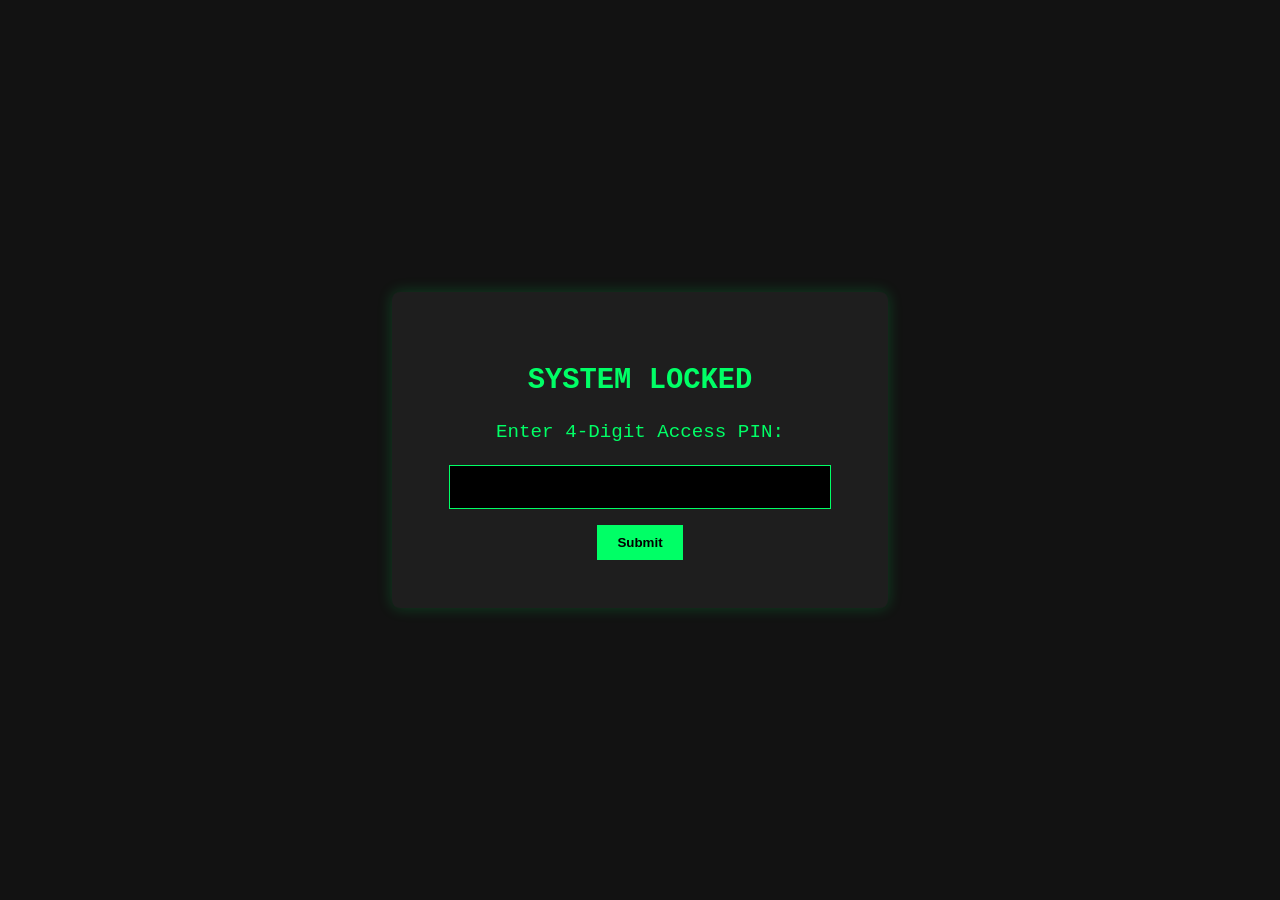
<file: codes/index.html>
<!DOCTYPE html>
<html lang="en">
<head>
  <meta charset="UTF-8">
  <meta name="viewport" content="width=device-width, initial-scale=1.0">
  <title>Terminal Access</title>
  <style>
    body {
        font-size: 1.2rem;
      font-family: 'Courier New', Courier, monospace;
      background-color: #121212;
      color: #00ff66;
      display: flex;
      justify-content: center;
      align-items: center;
      height: 100vh;
      margin: 0;
    }

    .container {
      background-color: #1e1e1e;
      padding: 3rem;
      border-radius: 8px;
      box-shadow: 0 0 15px rgba(0, 255, 102, 0.2);
      text-align: center;
      max-width: 400px;
      width: 90%;
    }

    input[type="password"], input[type="text"] {
      width: 90%;
      padding: 10px;
      margin-top: 0.2rem;
      background: #000;
      border: 1px solid #00ff66;
      color: #00ff66;
      font-size: 1.2rem;
      text-align: center;
    }

    button {
      margin-top: 1rem;
      padding: 10px 20px;
      background-color: #00ff66;
      color: #000;
      border: none;
      font-weight: bold;
      cursor: pointer;
    }

    button:hover {
      background-color: #00cc52;
    }

    .message {
      margin-top: 1.5rem;
      font-weight: bold;
    }

    .error { color: #ff4444; }
    .success { color: #00ff66; }
  </style>
</head>
<body>

    <!-- Page 1: PIN Input -->
  <div class="container" id="stage1">
    <h2>SYSTEM LOCKED</h2>
    <p>Enter 4-Digit Access PIN:</p>
    <input type="text" id="pinInput" maxlength="4">
    <button onclick="checkPin()">Submit</button>
  </div>

  <!-- Page 2: Book Verification -->
  <div class="container" id="stage2" style="display:none;">
    <h2>SECURITY TERMINAL</h2>
    <p>AUTHENTICATION REQUIRED: Enter Word 5, Line 3, Page 42</p>
    <input type="text" id="passInput">
    <button onclick="checkPass()">Verify</button>
  </div>

  <!-- Page 3: Override Sequence -->
  <div class="container" id="stage3" style="display:none;">
    <h2>OVERRIDE MATRIX</h2>
    <p>Sequence Coordinates:</p>
    <ul>
      <li>1. [Row 2, Col 1]</li>
      <li>2. [Row 3, Col 2]</li>
      <li>3. [Row 1, Col 1]</li>
      <li>4. [Row 2, Col 3]</li>
    </ul>
    <input type="text" id="finalInput" maxlength="4" placeholder="Enter 4-Digit Key">
    <button onclick="checkFinal()">DEACTIVATE</button>
  </div>

  <script>
    function checkPin() {
      if (document.getElementById('pinInput').value === '8105') {
        document.getElementById('stage1').style.display = 'none';
        document.getElementById('stage2').style.display = 'block';
      } else {
        alert('ACCESS DENIED');
      }
    }

    function checkPass() {
      if (document.getElementById('passInput').value.trim().toUpperCase() === 'SHADOW') {
        document.getElementById('stage2').style.display = 'none';
        document.getElementById('stage3').style.display = 'block';
      } else {
        alert('INCORRECT PASSPHRASE');
      }
    }

    function checkFinal() {
      if (document.getElementById('finalInput').value === '9648') {
        document.body.innerHTML = '<h1>SYSTEM OVERRIDDEN. ACCESS GRANTED!</h1>';
      } else {
        alert('INVALID OVERRIDE KEY');
      }
    }
  </script>
</body>
</html>
</file>
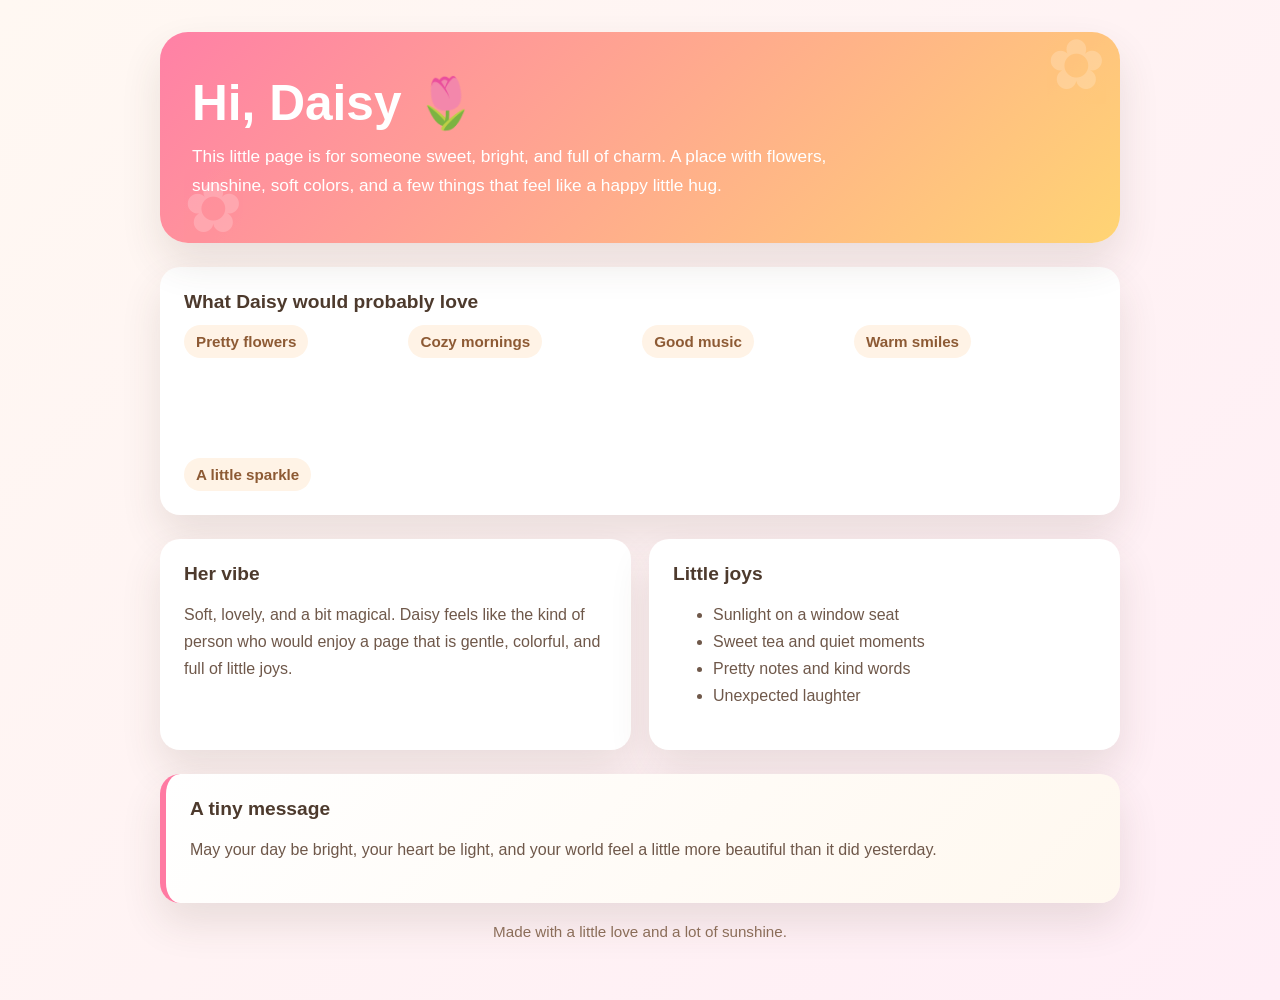
<file: daisy/index.html>
<!DOCTYPE html>
<html lang="en">
<head>
    <meta charset="UTF-8">
    <meta name="viewport" content="width=device-width, initial-scale=1.0">
    <title>Daisy</title>
    <style>
        :root {
            --bg: #554639;
            --panel: #ffffff;
            --text: #4d3a2d;
            --accent: #ff7aa2;
            --accent-2: #ffd166;
            --accent-3: #8ec5a1;
            --shadow: 0 20px 40px rgba(77, 58, 45, 0.12);
        }

        * { box-sizing: border-box; }

        body {
            margin: 0;
            font-family: "Segoe UI", Tahoma, Geneva, Verdana, sans-serif;
            color: var(--text);
            background: linear-gradient(135deg, #fff8f2 0%, #ffeef6 100%);
            min-height: 10vh;
        }

        .page {
            max-width: 1000px;
            margin: 0 auto;
            padding: 32px 20px 60px;
        }

        .hero {
            background: linear-gradient(135deg, rgba(255,122,162,0.95), rgba(255,209,102,0.9));
            color: white;
            border-radius: 28px;
            padding: 42px 32px;
            box-shadow: var(--shadow);
            position: relative;
            overflow: hidden;
        }

        .hero::before,
        .hero::after {
            content: "✿";
            position: absolute;
            font-size: 70px;
            opacity: 0.2;
            animation: float 5s ease-in-out infinite;
        }

        .hero::before { top: -8px; right: 14px; }
        .hero::after { bottom: -6px; left: 24px; animation-delay: 1s; }

        .hero h1 {
            margin: 0 0 10px;
            font-size: clamp(2rem, 4vw, 3.1rem);
        }

        .hero p {
            margin: 0;
            font-size: 1.08rem;
            line-height: 1.7;
            max-width: 700px;
        }

        .section {
            margin-top: 24px;
            display: grid;
            gap: 18px;
        }

        .card {
            background: var(--panel);
            border-radius: 20px;
            padding: 24px;
            box-shadow: var(--shadow);
        }

        .card h2 {
            margin-top: 0;
            margin-bottom: 10px;
            font-size: 1.2rem;
        }

        .card p,
        .card li {
            line-height: 1.7;
            color: #6f584a;
        }

        .pill-row {
            display: flex;
            flex-wrap:wrap;
            gap: 100px;
            margin-top: 12px;
        }

        .pill {
            background: #fff3e6;
            color: #8d5a34;
            padding: 8px 12px;
            border-radius: 999px;
            font-weight: 600;
            font-size: 0.95rem;
        }

        .grid {
            display: grid;
            grid-template-columns: repeat(2, minmax(0, 1fr));
            gap: 18px;
        }

        .note {
            background: linear-gradient(135deg, #fff, #fff8ef);
            border-left: 6px solid var(--accent);
        }

        .footer {
            text-align: center;
            padding-top: 20px;
            color: #8b6d59;
            font-size: 0.95rem;
        }

        @keyframes float {
            0%, 100% { transform: translateY(0px); }
            50% { transform: translateY(-10px); }
        }

        @media (max-width: 700px) {
            .grid { grid-template-columns: 1fr; }
            .hero { padding: 30px 20px; }
        }
    </style>
</head>
<body>
    <div class="page">
        <section class="hero">
            <h1>Hi, Daisy 🌷</h1>
            <p>This little page is for someone sweet, bright, and full of charm. A place with flowers, sunshine, soft colors, and a few things that feel like a happy little hug.</p>
        </section>

        <section class="section">
            <div class="card">
                <h2>What Daisy would probably love</h2>
                <div class="pill-row">
                    <span class="pill">Pretty flowers</span>
                    <span class="pill">Cozy mornings</span>
                    <span class="pill">Good music</span>
                    <span class="pill">Warm smiles</span>
                    <span class="pill">A little sparkle</span>
                </div>
            </div>
        </section>

        <section class="section grid">
            <div class="card">
                <h2>Her vibe</h2>
                <p>Soft, lovely, and a bit magical. Daisy feels like the kind of person who would enjoy a page that is gentle, colorful, and full of little joys.</p>
            </div>
            <div class="card">
                <h2>Little joys</h2>
                <ul>
                    <li>Sunlight on a window seat</li>
                    <li>Sweet tea and quiet moments</li>
                    <li>Pretty notes and kind words</li>
                    <li>Unexpected laughter</li>
                </ul>
            </div>
        </section>

        <section class="section">
            <div class="card note">
                <h2>A tiny message</h2>
                <p>May your day be bright, your heart be light, and your world feel a little more beautiful than it did yesterday.</p>
            </div>
        </section>

        <div class="footer">Made with a little love and a lot of sunshine.</div>
    </div>
</body>
</html>
</file>
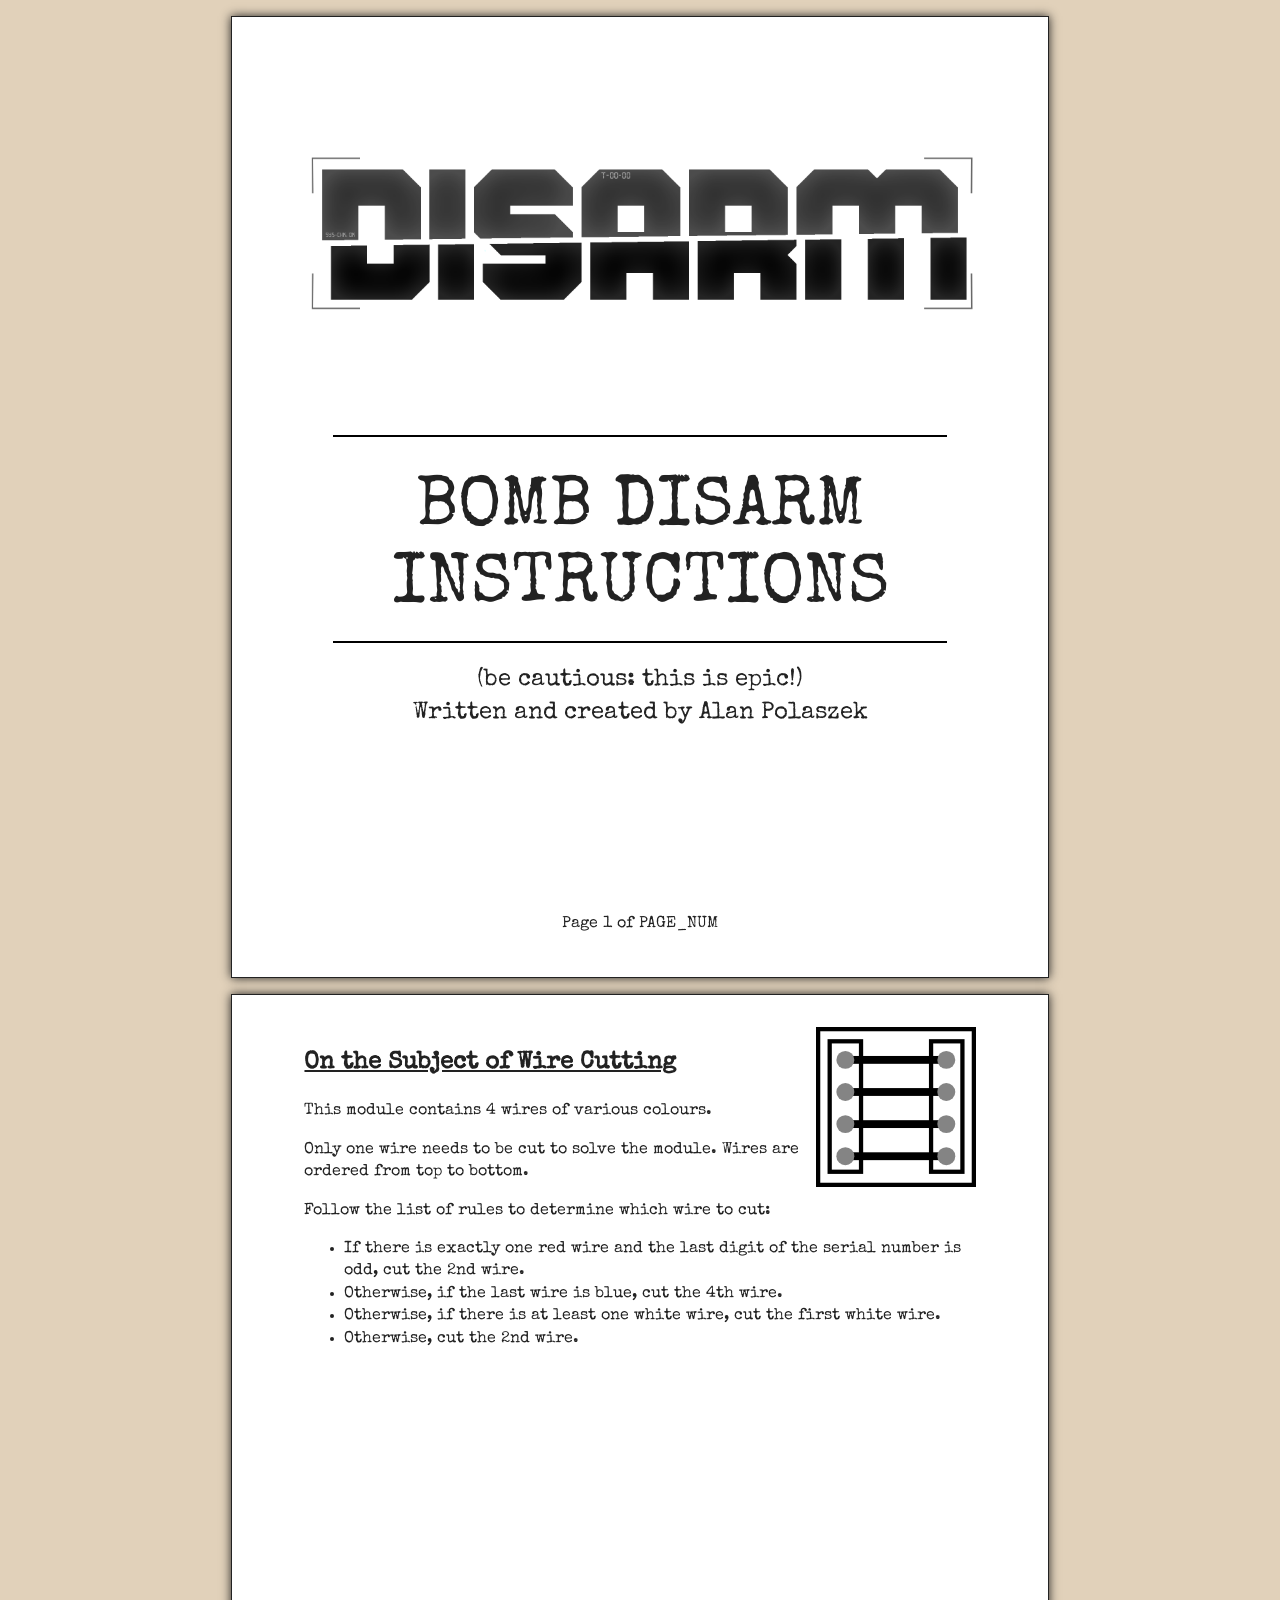
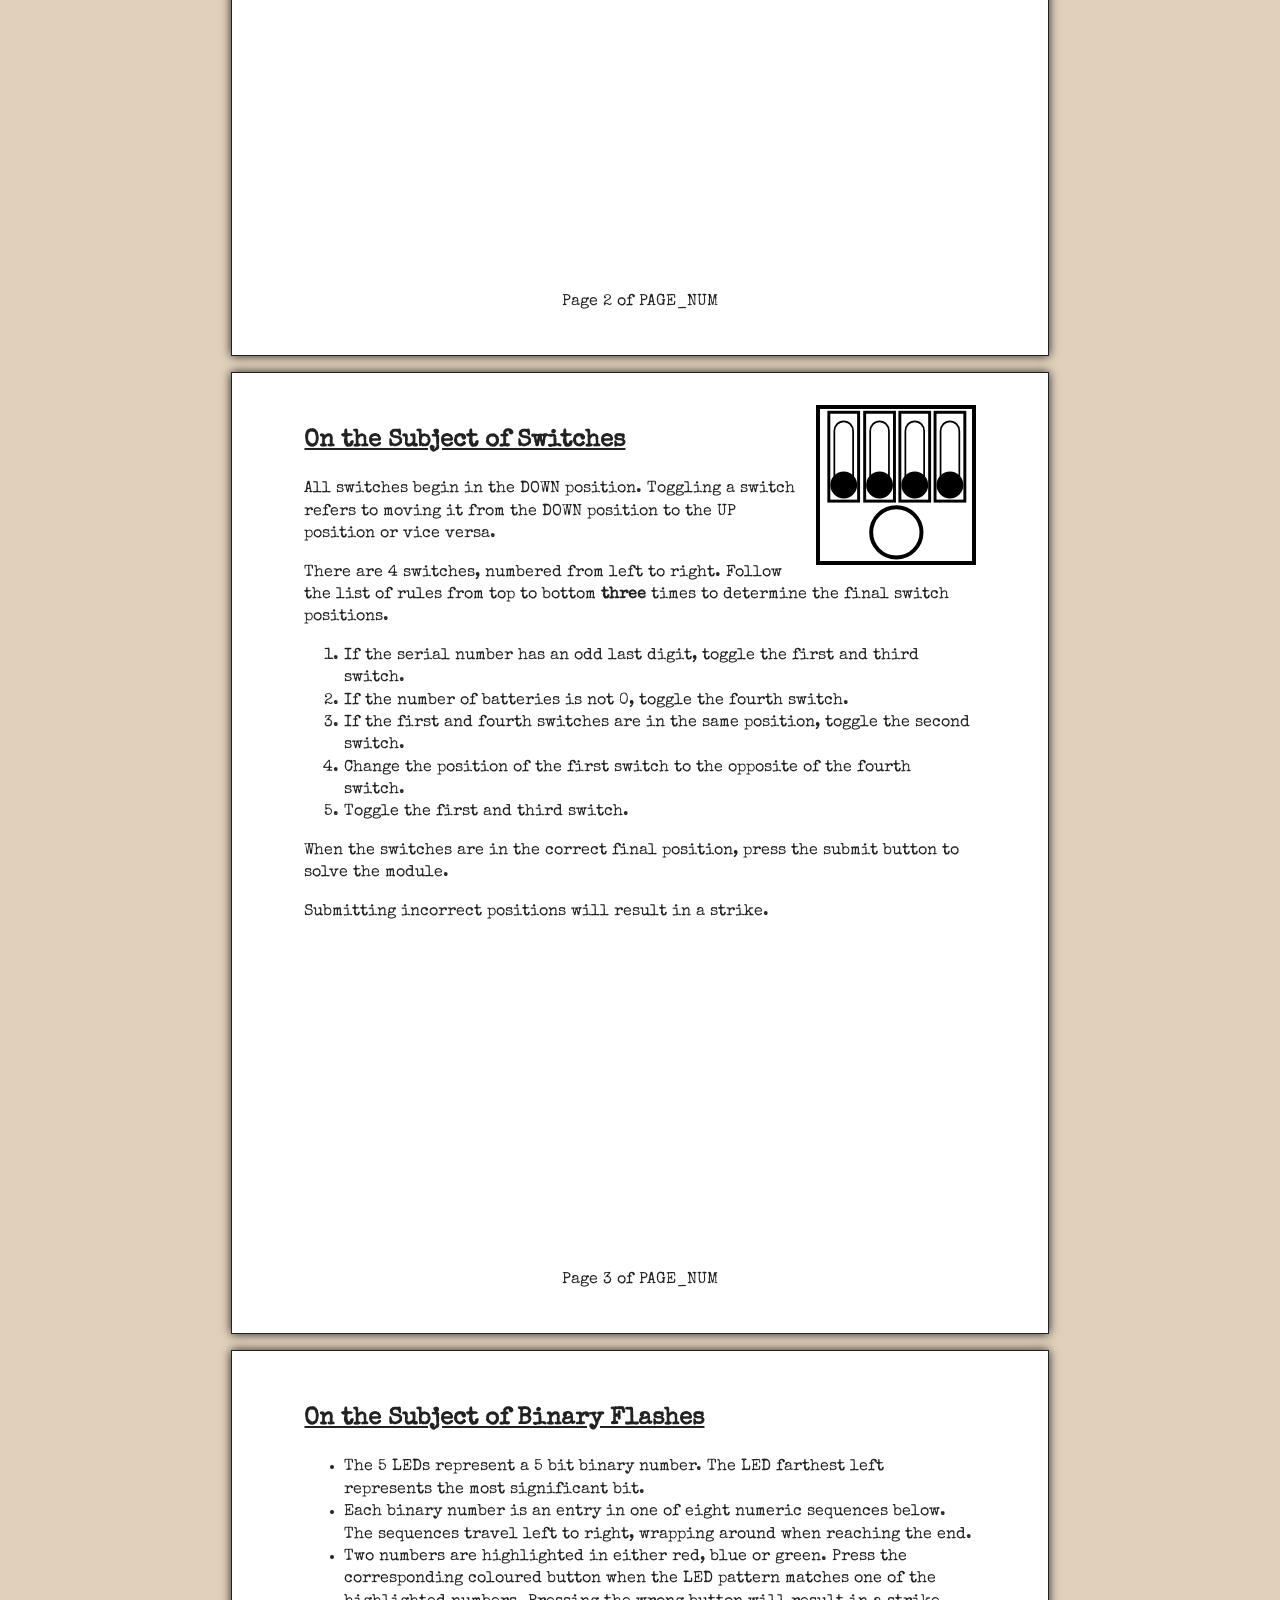
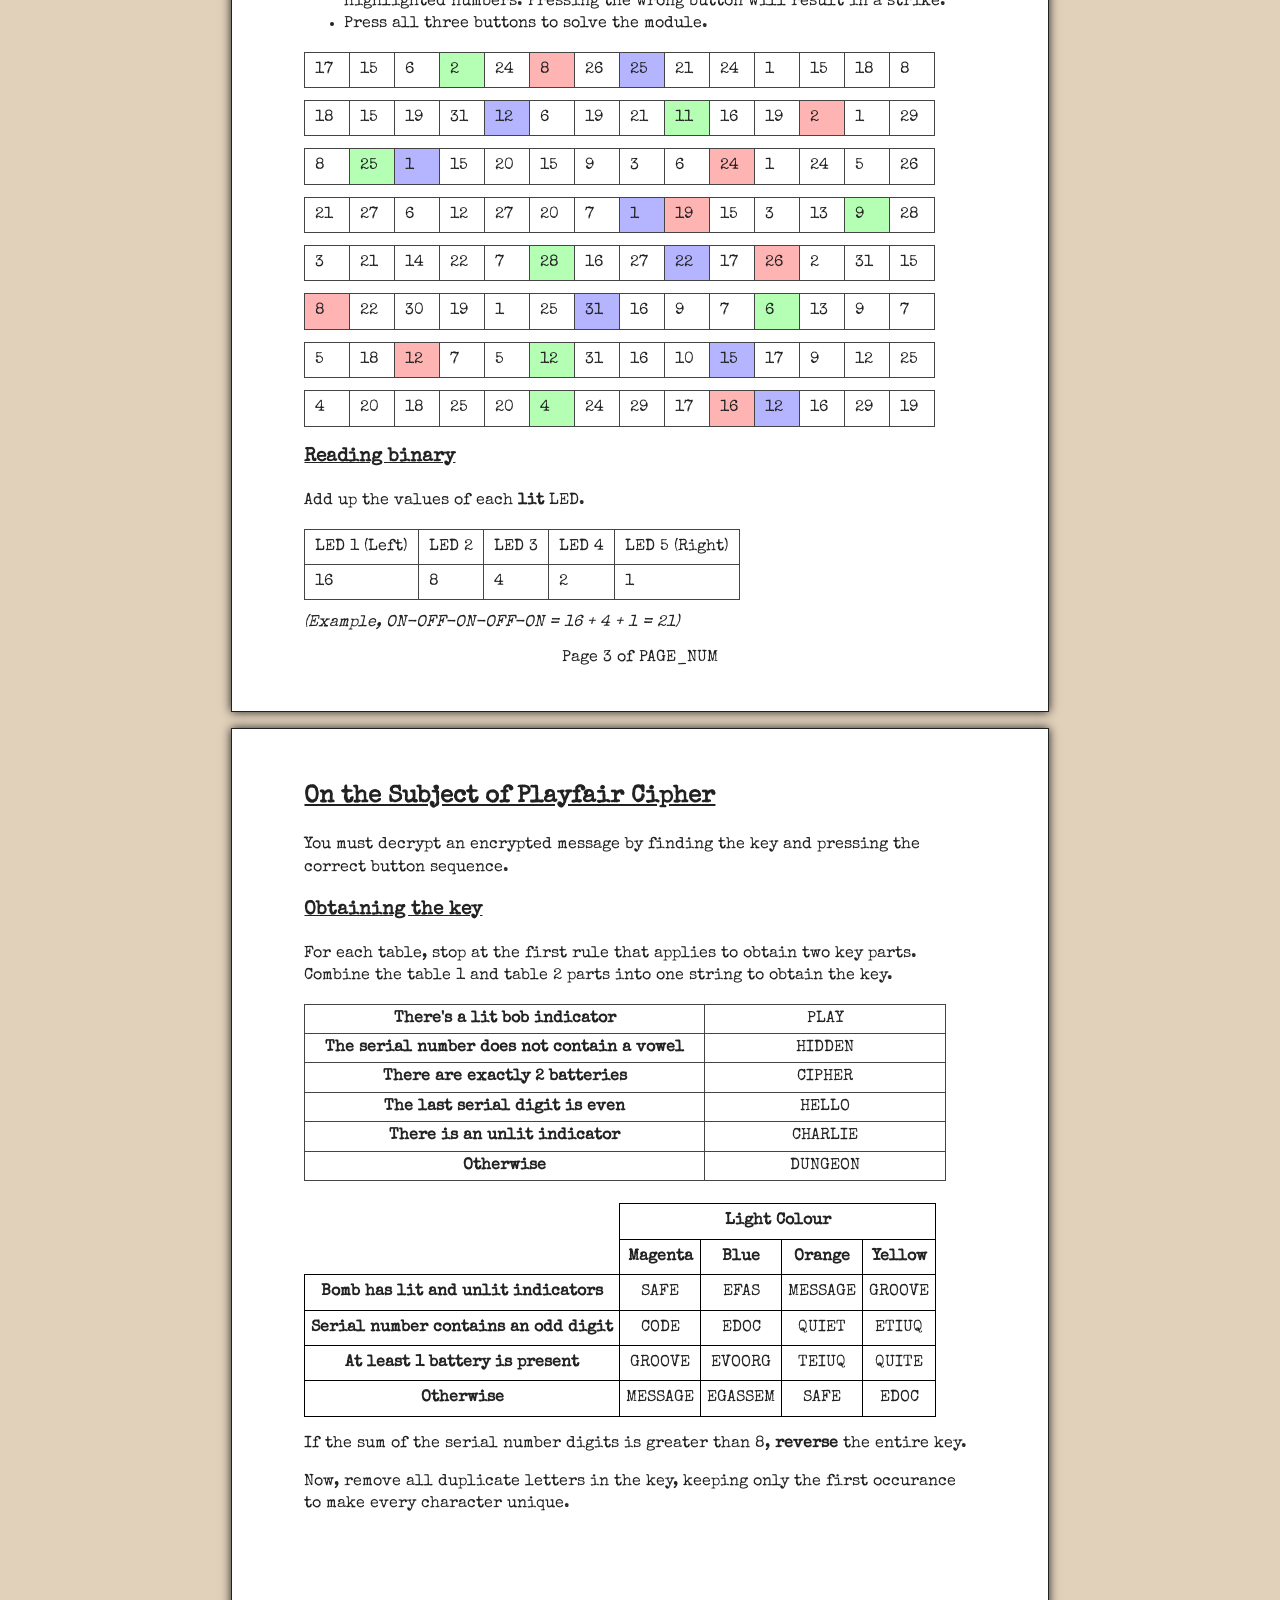
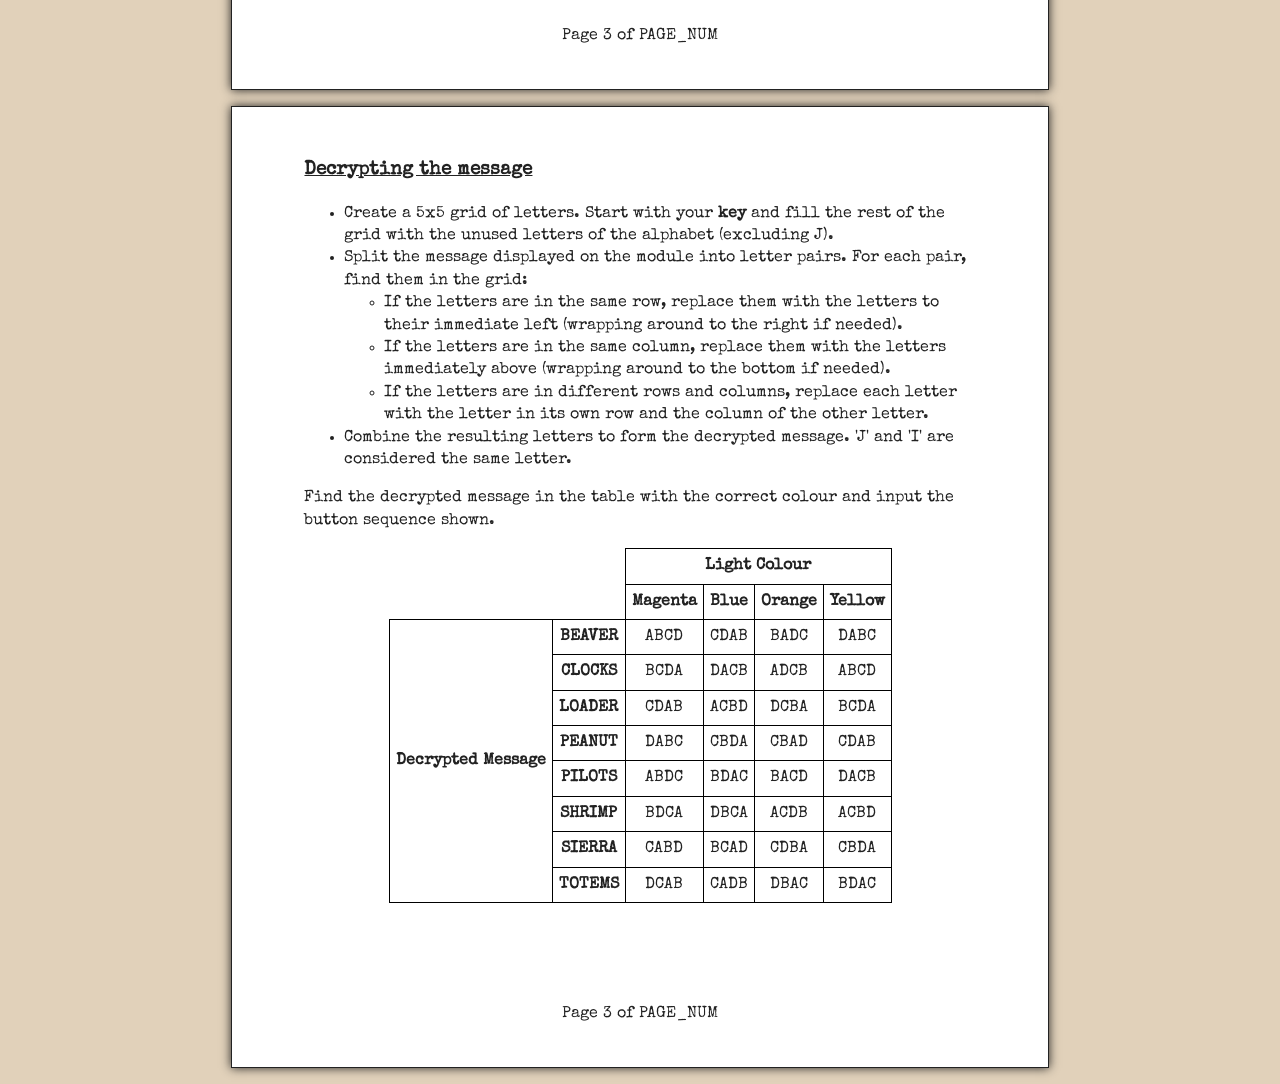
<file: disarm/index.html>
<!DOCTYPE html>
<html lang="en">
<head>
  <meta charset="UTF-8" />
  <meta name="viewport" content="width=device-width, initial-scale=1.0" />
  <title>Disarm Instructions</title>
  <link rel="stylesheet" type="text/css" href="main.css">
</head>
<body>
    <div class="page">
        <div class="page-content">
            <img src="SVGs/disarm-logo.png" class="logo">
            <div class="title">
                <h1>BOMB DISARM INSTRUCTIONS</h1>
            </div>
            <h2 class="subtitle">(be cautious: this is epic!)</h2>
            <h2 class="subtitle">Written and created by Alan Polaszek</h2>
            
        </div>
        <div class="page-footer">Page 1 of PAGE_NUM</div>
    </div>
    <div class="page">
        <div class="page-content">
            <img src="SVGs/WireCutting.svg" class="diagram">
            <h2>On the Subject of Wire Cutting</h2>

            <p>This module contains 4 wires of various colours. </p>
            <p>Only one wire needs to be cut to solve the module. Wires are ordered from top to bottom.</p>
            <p>Follow the list of rules to determine which wire to cut:</p>
            <ul>
                <li>If there is exactly one red wire and the last digit of the serial number is odd, cut the 2nd wire.</li>
                <li>Otherwise, if the last wire is blue, cut the 4th wire.</li>
                <li>Otherwise, if there is at least one white wire, cut the first white wire.</li>
                <li>Otherwise, cut the 2nd wire.</li>
            </ul>
            
        </div>
        <div class="page-footer">Page 2 of PAGE_NUM</div>
    </div>
    <div class="page">
        <div class="page-content">
            <img src="SVGs/Switches.svg" class="diagram">
            <h2>On the Subject of Switches</h2>


            <p>All switches begin in the DOWN position.
                Toggling a switch refers to moving it from the DOWN position to the UP position or vice versa.</p>
            <p>There are 4 switches, numbered from left to right.
                Follow the list of rules from top to bottom <strong>three</strong> times to determine the final switch positions.</p>


            <ol>
                <li>If the serial number has an odd last digit, toggle the first and third switch.</li>
                <li>If the number of batteries is not 0, toggle the fourth switch.</li>
                <li>If the first and fourth switches are in the same position, toggle the second switch.</li>
                <li>Change the position of the first switch to the opposite of the fourth switch.</li>
                <li>Toggle the first and third switch.</li>
            </ol>

            <p>When the switches are in the correct final position, press the submit button to solve the module.</p>
            <p>Submitting incorrect positions will result in a strike.</p>

        </div>
        <div class="page-footer relative-footer">Page 3 of PAGE_NUM</div>
    </div>
    <div class="page" id="binary-flash-page">
        <div class="page-content">
            <!-- <img src="SVGs/Switches.svg" class="diagram" -->
            <h2>On the Subject of Binary Flashes</h2>

            <ul>
                <li>The 5 LEDs represent a 5 bit binary number. The LED farthest left represents the most significant bit.</li>
                <li>Each binary number is an entry in one of eight numeric sequences below. The sequences travel left
                    to right, wrapping around when reaching the end.</li>
                <li>Two numbers are highlighted in either red, blue or green. Press the corresponding coloured button
                     when the LED pattern matches one of the highlighted numbers. Pressing the wrong button will result in a strike.</li>
                </li>
                <li>Press all three buttons to solve the module.</li>
            </ul>
            
            <table><tr><td>17</td><td>15</td><td>6</td><td class="green">2</td><td>24</td><td class="red">8</td><td>26</td><td class="blue">25</td><td>21</td><td>24</td><td>1</td><td>15</td><td>18</td><td>8</td></tr></table>
            <table><tr><td>18</td><td>15</td><td>19</td><td>31</td><td class="blue">12</td><td>6</td><td>19</td><td>21</td><td class="green">11</td><td>16</td><td>19</td><td class="red">2</td><td>1</td><td>29</td></tr></table>
            <table><tr><td>8</td><td class="green">25</td><td class="blue">1</td><td>15</td><td>20</td><td>15</td><td>9</td><td>3</td><td>6</td><td class="red">24</td><td>1</td><td>24</td><td>5</td><td>26</td></tr></table>
            <table><tr><td>21</td><td>27</td><td>6</td><td>12</td><td>27</td><td>20</td><td>7</td><td class="blue">1</td><td class="red">19</td><td>15</td><td>3</td><td>13</td><td class="green">9</td><td>28</td></tr></table>
            <table><tr><td>3</td><td>21</td><td>14</td><td>22</td><td>7</td><td class="green">28</td><td>16</td><td>27</td><td class="blue">22</td><td>17</td><td class="red">26</td><td>2</td><td>31</td><td>15</td></tr></table>
            <table><tr><td class="red">8</td><td>22</td><td>30</td><td>19</td><td>1</td><td>25</td><td class="blue">31</td><td>16</td><td>9</td><td>7</td><td class="green">6</td><td>13</td><td>9</td><td>7</td></tr></table>
            <table><tr><td>5</td><td>18</td><td class="red">12</td><td>7</td><td>5</td><td class="green">12</td><td>31</td><td>16</td><td>10</td><td class="blue">15</td><td>17</td><td>9</td><td>12</td><td>25</td></tr></table>
            <table><tr><td>4</td><td>20</td><td>18</td><td>25</td><td>20</td><td class="green">4</td><td>24</td><td>29</td><td>17</td><td class="red">16</td><td class="blue">12</td><td>16</td><td>29</td><td>19</td></tr></table>
            
            <h3>Reading binary</h3>
            <p>Add up the values of each <b>lit</b> LED.</p>
            <table>
                <tr><td>LED 1 (Left)</td><td>LED 2</td><td>LED 3</td><td>LED 4</td><td>LED 5 (Right)</td></tr>
                <tr><td>16</td><td>8</td><td>4</td><td>2</td><td>1</td></tr>
            </table>
            <em>(Example, ON-OFF-ON-OFF-ON = 16 + 4 + 1 = 21)</em>

        </div>
        <div class="page-footer relative-footer">Page 3 of PAGE_NUM</div>
    </div>
    <div class="page" id="playfair-page">
        <div class="page-content">
            <!-- <img src="SVGs/Switches.svg" class="diagram" -->
            <h2>On the Subject of Playfair Cipher</h2>

            <p>You must decrypt an encrypted message by finding the key and pressing the correct button sequence.</p>
            <h3>Obtaining the key</h3>
            <p>For each table, stop at the first rule that applies to obtain two key parts. Combine the table 1 and table 2 parts into one string
                to obtain the key.
            </p>

            <table class="playfair-table-1">
                <tr>
                    <th>There's a lit bob indicator</th>
                    <td>PLAY</td>
                </tr>
                <tr>
                    <th>The serial number does not contain a vowel</th>
                    <td>HIDDEN</td>
                </tr>
                <tr>
                    <th>There are exactly 2 batteries</th>
                    <td>CIPHER</td>
                </tr>
                <tr>
                    <th>The last serial digit is even</th>
                    <td>HELLO</td>
                </tr>
                <tr>
                    <th>There is an unlit indicator</th>
                    <td>CHARLIE</td>
                </tr>
                <tr>
                    <th>Otherwise</th>
                    <td>DUNGEON</td>
                </tr>
            </table>
            <br>

            <table class="centered-text">
                <tr>
                    <td class="no-border"></td>
                    <th colspan="4">Light Colour</th>
                </tr>
                <tr>
                    <td class="no-border"></td>
                    <th>Magenta</th>
                    <th>Blue</th>
                    <th>Orange</th>
                    <th>Yellow</th>
                </tr>
                <tr>
                    <th>Bomb has lit and unlit indicators</th>
                    <td>SAFE</td>
                    <td>EFAS</td>
                    <td>MESSAGE</td>
                    <td>GROOVE</td>
                </tr>
                <tr>
                    <th>Serial number contains an odd digit</th>
                    <td>CODE</td>
                    <td>EDOC</td>
                    <td>QUIET</td>
                    <td>ETIUQ</td>
                </tr>
                <tr>
                    <th>At least 1 battery is present</th>
                    <td>GROOVE</td>
                    <td>EVOORG</td>
                    <td>TEIUQ</td>
                    <td>QUITE</td>
                </tr>
                <tr>
                    <th>Otherwise</th>
                    <td>MESSAGE</td>
                    <td>EGASSEM</td>
                    <td>SAFE</td>
                    <td>EDOC</td>
                </tr>
            </table>

            <p>If the sum of the serial number digits is greater than 8, <b>reverse</b> the entire key.</p>
            <p>Now, remove all duplicate letters in the key, keeping only the first occurance to make every character unique.</p>
        </div>
        <div class="page-footer relative-footer">Page 3 of PAGE_NUM</div>
    </div>
        <div class="page" id="playfair-page">
        <div class="page-content">
            <h3>Decrypting the message </h3>
            <ul>
                <li>Create a 5x5 grid of letters. Start with your <b>key</b> and fill the rest of the grid with the unused
                letters of the alphabet (excluding J). </li>
                <li>Split the message displayed on the module into letter pairs. For each pair, find them in the grid: </li>
                <ul>
                    <li>If the letters are in the same row, replace them with the letters to their immediate left (wrapping around to the right if needed).</li>
                    <li>If the letters are in the same column, replace them with the letters immediately above (wrapping around to the bottom if needed).</li>
                    <li>If the letters are in different rows and columns, replace each letter with the letter in its own row and the column of the other letter.</li>
                </ul>
                <li>Combine the resulting letters to form the decrypted message. 'J' and 'I' are considered the same letter.</li>
            </ul>

            <p>Find the decrypted message in the table with the correct colour and input the button sequence shown.</p>
            <table class="centered-table centered-text">
                    <tr>
                        <td class="no-border"></td>
                        <td class="no-border"></td>
                        <th colspan="4">Light Colour</th>
                    </tr>
                    <tr>
                        <td class="no-border"></td>
                        <td class="no-border"></td>
                        <th>Magenta</th>
                        <th>Blue</th>
                        <th>Orange</th>
                        <th>Yellow</th>
                    </tr>
                    <tr>
                        <th rowspan="8">Decrypted Message</th>
                        <th>BEAVER</th>
                        <td>ABCD</td>
                        <td>CDAB</td>
                        <td>BADC</td>
                        <td>DABC</td>
                    </tr>
                    <tr>
                        <th>CLOCKS</th>
                        <td>BCDA</td>
                        <td>DACB</td>
                        <td>ADCB</td>
                        <td>ABCD</td>
                    </tr>
                    <tr>
                        <th>LOADER</th>
                        <td>CDAB</td>
                        <td>ACBD</td>
                        <td>DCBA</td>
                        <td>BCDA</td>
                    </tr>
                    <tr>
                        <th>PEANUT</th>
                        <td>DABC</td>
                        <td>CBDA</td>
                        <td>CBAD</td>
                        <td>CDAB</td>
                    </tr>
                    <tr>
                        <th>PILOTS</th>
                        <td>ABDC</td>
                        <td>BDAC</td>
                        <td>BACD</td>
                        <td>DACB</td>
                    </tr>
                    <tr>
                        <th>SHRIMP</th>
                        <td>BDCA</td>
                        <td>DBCA</td>
                        <td>ACDB</td>
                        <td>ACBD</td>
                    </tr>
                    <tr>
                        <th>SIERRA</th>
                        <td>CABD</td>
                        <td>BCAD</td>
                        <td>CDBA</td>
                        <td>CBDA</td>
                    </tr>
                    <tr>
                        <th>TOTEMS</th>
                        <td>DCAB</td>
                        <td>CADB</td>
                        <td>DBAC</td>
                        <td>BDAC</td>
                    </tr>
                </table>
        </div>
        <div class="page-footer relative-footer">Page 3 of PAGE_NUM</div>
    </div>
</body>
</html>
</file>
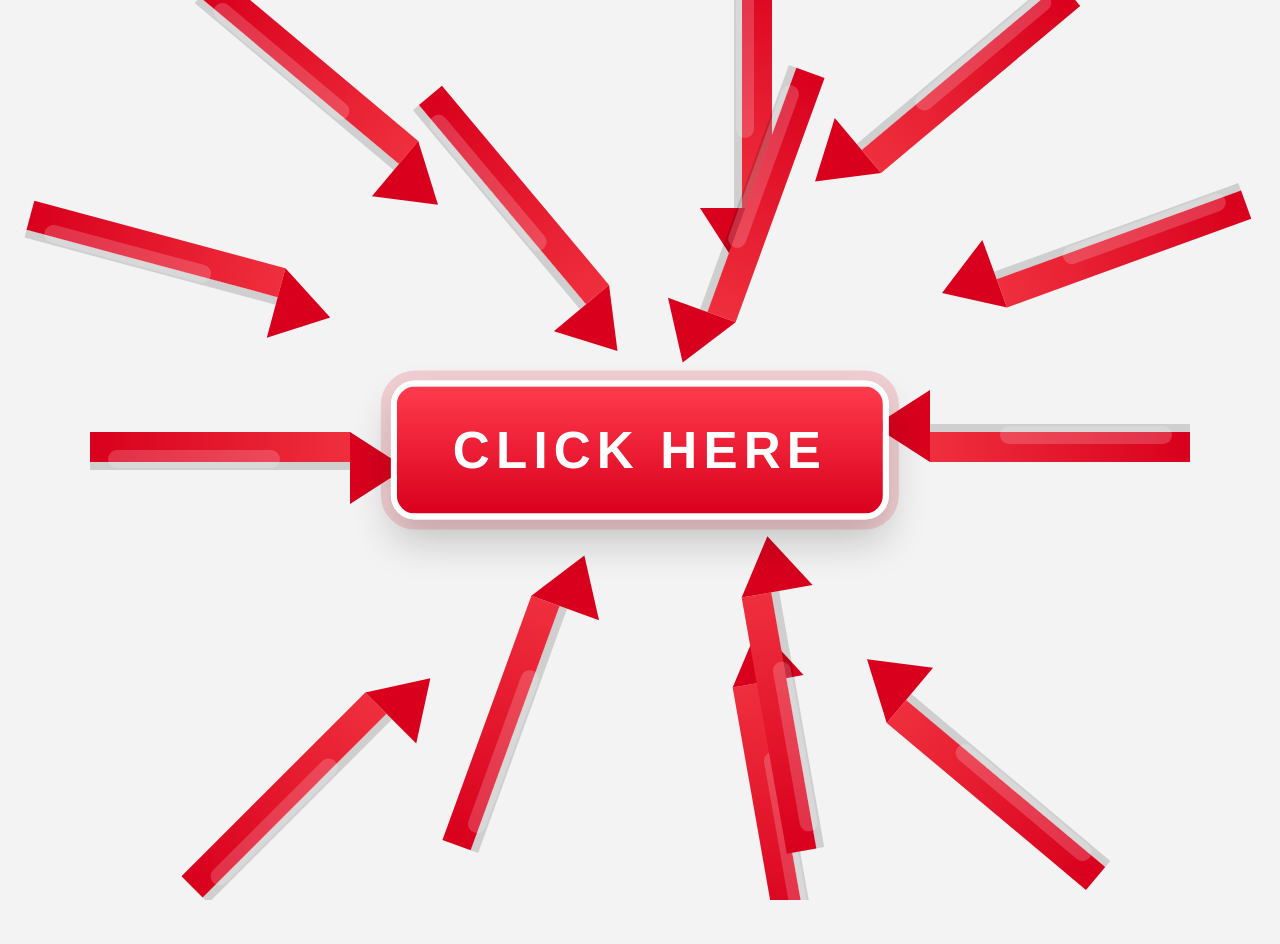
<file: play/index.html>
<!DOCTYPE html>
<html lang="en">
  <head>
    <meta charset="UTF-8" />
    <meta name="viewport" content="width=device-width, initial-scale=1.0" />
    <title>balis</title>
    <style>
      :root {
        --bg: #f3f3f3;
        --red: #d9001d;
        --red-dark: #8d000f;
        --ink: #1a1a1a;
      }

      html, body {
        margin: 0;
        width: 100%;
        height: 100%;
        overflow: hidden;
        background: var(--bg);
        font-family: Arial, Helvetica, sans-serif;
      }

      body {
        position: relative;
      }

      .arrow {
        position: absolute;
        width: 260px;
        height: 30px;
        justify-content: center;
        align-items: center;
        background: linear-gradient(to right, var(--red), #ef2f3d);
        box-shadow: 0 8px 0 rgba(0, 0, 0, 0.15);
      }

      .arrow::before {
        content: "";
        position: absolute;
        right: -56px;
        top: 0;
        width: 0;
        height: 0;
        border-top: 36px solid transparent;
        border-bottom: 36px solid transparent;
        border-left: 56px solid var(--red);
      }

      .arrow::after {
        content: "";
        position: absolute;
        left: 18px;
        top: 18px;
        width: calc(100% - 88px);
        height: 18px;
        background: rgba(255, 255, 255, 0.18);
        border-radius: 10px;
      }

      .a1 { top: 6%; left: 14%; transform: rotate(40deg); }
      .a2 { top: 7%; left: 49%; transform: rotate(90deg); }
      .a3 { top: 7%; right: 14%; transform: rotate(140deg); }
      .a4 { top: 26%; left: 2%; transform: rotate(15deg); }
      .a5 { top: 26%; right: 2%; transform: rotate(160deg); }
      .a6 { bottom: 10%; left: 12%; transform: rotate(-45deg); }
      .a7 { bottom: 8%; left: 50%; transform: rotate(-100deg); }
      .a8 { bottom: 10%; right: 12%; transform: rotate(220deg); }
      .a9 { top: 48%; left: 7%; transform: rotate(0deg); }
      .a10 { top: 48%; right: 7%; transform: rotate(180deg); }
      .a11 { top: 20%; left: 30%; transform: rotate(50deg); }
      .a12 { top: 20%; right: 30%; transform: rotate(110deg); }
      .a13 { bottom: 18%; left: 29%; transform: rotate(-70deg); }
      .a14 { bottom: 18%; right: 29%; transform: rotate(-100deg); }

      .center {
        position: absolute;
        left: 50%;
        top: 50%;
        transform: translate(-50%, -50%);
        z-index: 2;
      }

      .center a {
        display: inline-block;
        padding: 34px 56px;
        background: linear-gradient(180deg, #ff3b4d, var(--red));
        border: 6px solid #ffffff;
        border-radius: 24px;
        color: white;
        font-weight: 900;
        font-size: clamp(1.8rem, 4vw, 4rem);
        letter-spacing: 0.12em;
        text-decoration: none;
        text-transform: uppercase;
        box-shadow: 0 0 0 10px rgba(217, 0, 29, 0.15), 0 22px 40px rgba(0, 0, 0, 0.2);
        animation: flash 0.9s steps(2, end) infinite alternate;
      }

      .center a:hover {
        filter: brightness(1.08);
      }

      @keyframes flash {
        0% {
          background: linear-gradient(180deg, #ff4b5a, var(--red));
          box-shadow: 0 0 0 12px rgba(217, 0, 29, 0.2), 0 0 30px rgba(217, 0, 29, 0.8), 0 22px 40px rgba(0, 0, 0, 0.2);
          transform: scale(1);
        }
        50% {
          background: linear-gradient(180deg, #ff7a86, #f51736);
          box-shadow: 0 0 0 12px rgba(217, 0, 29, 0.2), 0 0 50px rgba(255, 45, 70, 1), 0 22px 40px rgba(0, 0, 0, 0.2);
          transform: scale(1.04);
        }
        100% {
          background: linear-gradient(180deg, #ff3b4d, var(--red));
          box-shadow: 0 0 0 12px rgba(217, 0, 29, 0.22), 0 0 40px rgba(255, 80, 100, 0.9), 0 22px 40px rgba(0, 0, 0, 0.2);
          transform: scale(1);
        }
      }


      @media (max-width: 640px) {
        .arrow {
          width: 130px;
          height: 42px;
        }

        .arrow::before {
          right: -30px;
          border-top: 21px solid transparent;
          border-bottom: 21px solid transparent;
          border-left: 30px solid var(--red);
        }

        .center a {
          padding: 22px 32px;
          letter-spacing: 0.08em;
        }
      }
    </style>
  </head>
  <body>
    <div class="arrow a1"></div>
    <div class="arrow a2"></div>
    <div class="arrow a3"></div>
    <div class="arrow a4"></div>
    <div class="arrow a5"></div>
    <div class="arrow a6"></div>
    <div class="arrow a7"></div>
    <div class="arrow a8"></div>
    <div class="arrow a9"></div>
    <div class="arrow a10"></div>
    <div class="arrow a11"></div>
    <div class="arrow a12"></div>
    <div class="arrow a13"></div>
    <div class="arrow a14"></div>

    <div class="center">
      <a href="https://ktane.timwi.de/HTML/Bengo%20Talk.html" target="_blank" rel="noopener">Click Here</a>
    </div>
  </body>
</html>
</file>
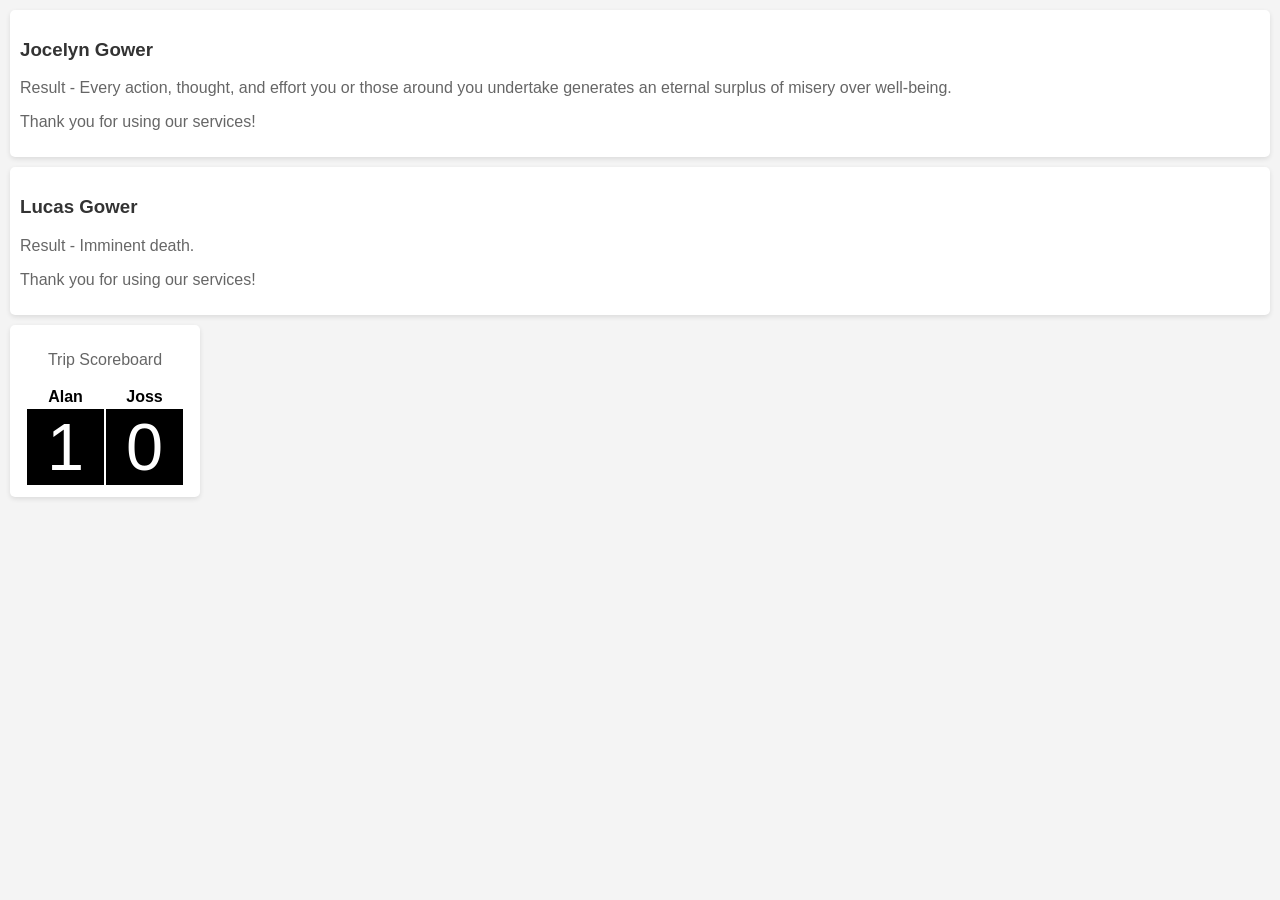
<file: tarot/index.html>
<!DOCTYPE html>
<html lang="en">
<head>
    <meta charset="UTF-8">
    <meta name="viewport" content="width=device-width, initial-scale=1.0">
    <title>Tarot Results</title>
    <style>
        body {
            font-family: Arial, sans-serif;
            background-color: #f4f4f4;
            margin: 0;
            
        }
        .card {
            background-color: #fff;
            margin: 10px;
            padding: 10px;
            border-radius: 5px;
            box-shadow: 0 2px 5px rgba(0, 0, 0, 0.1);
        }
        h3 {
            color: #333;
        }
        p {
            color: #666;
        }

        .tripDiv {
            background-color: #fff;
            margin: 10px;
            padding: 10px;
            border-radius: 5px;
            box-shadow: 0 2px 5px rgba(0, 0, 0, 0.1);
            display: inline-block;
            display: flex;
            flex-direction: column;
            align-items: center;
            justify-content: center;
            width: 170px;    

        }
        .scoreRow td {
            background-color: #000000;
            color: white;
            font-size: 50pt;
            width: 50%;
            padding: 0 20px;
        }

    </style>
</head>
<body>
    <div class="card">   
        <h3>Jocelyn Gower</h3>
        <p>Result - Every action, thought, and effort you or those around you undertake generates an eternal surplus of misery over well-being.</p>
        <p>Thank you for using our services!</p>
    </div>
    <div class="card">
        <h3>Lucas Gower</h3>
        <p>Result - Imminent death.</p>
        <p>Thank you for using our services!</p>
    </div>

    <div class="tripDiv">
        <p>Trip Scoreboard</p>
        <table class="tripTable">
            <tr>
                <th>Alan</th>
                <th>Joss</th>
            </tr>
            <tr class="scoreRow">
                <td>1</td>
                <td>0</td>
            </tr>
        </table>
    </div>
</body>
</html>
</file>
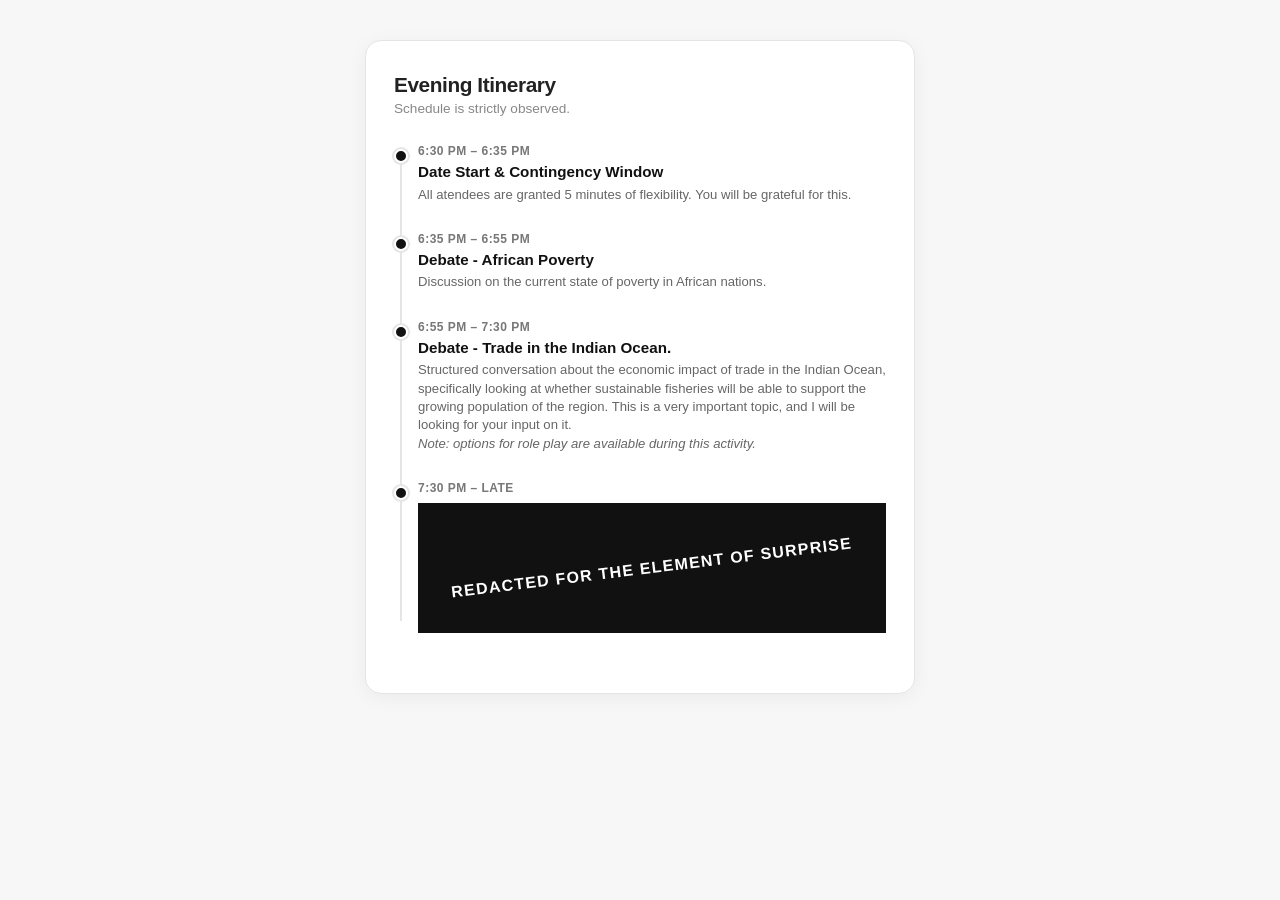
<file: dates/04092026/index.html>
<!DOCTYPE html>
<html lang="en">
<head>
  <meta charset="UTF-8">
  <meta name="viewport" content="width=device-width, initial-scale=1.0">
  <title>Date Schedule</title>
  <style>
    * {
      box-sizing: border-box;
      margin: 0;
      padding: 0;
    }

    body {
      font-family: -apple-system, BlinkMacSystemFont, "Segoe UI", Roboto, sans-serif;
      background: #f7f7f8;
      color: #222;
      display: flex;
      justify-content: center;
      padding: 40px 16px;
    }

    .card {
      background: #ffffff;
      width: 100%;
      max-width: 550px;
      padding: 32px 28px;
      border-radius: 16px;
      border: 1px solid #e5e5e7;
      box-shadow: 0 4px 20px rgba(0, 0, 0, 0.05);
    }

    h1 {
      font-size: 1.3rem;
      font-weight: 700;
      letter-spacing: -0.02em;
      margin-bottom: 4px;
    }

    .subtitle {
      font-size: 0.85rem;
      color: #888;
      margin-bottom: 28px;
    }

    /* Vertical Timeline */
    .timeline {
      position: relative;
      padding-left: 24px;
    }

    .timeline::before {
      content: "";
      position: absolute;
      left: 6px;
      top: 6px;
      bottom: 12px;
      width: 2px;
      background: #e5e5e7;
    }

    .timeline-item {
      position: relative;
      margin-bottom: 28px;
    }

    .timeline-item::before {
      content: "";
      position: absolute;
      left: -24px;
      top: 5px;
      width: 10px;
      height: 10px;
      border-radius: 50%;
      background: #111;
      border: 2px solid #fff;
      box-shadow: 0 0 0 2px #e5e5e7;
    }

    .time {
      font-size: 0.75rem;
      font-weight: 700;
      text-transform: uppercase;
      letter-spacing: 0.04em;
      color: #777;
      margin-bottom: 4px;
    }

    .activity {
      font-size: 0.95rem;
      font-weight: 600;
      line-height: 1.35;
      color: #111;
    }

    .detail {
      font-size: 0.82rem;
      color: #666;
      margin-top: 3px;
      line-height: 1.4;
    }

    /* Redacted Section */
    .redacted-box {
      margin-top: 8px;
      background: #111;
      height: 130px;
      display: flex;
      align-items: center;
      justify-content: center;
      overflow: hidden;
      position: relative;
    }

    .redacted-text {
      color: #fff;
      font-weight: 800;
      font-size: 1rem;
      letter-spacing: 0.08em;
      text-align: center;
      transform: rotate(-7deg);
      padding: 8px 14px;
      border-radius: 4px;
      user-select: none;
    }

  </style>
</head>
<body>

  <div class="card">
    <h1 >Evening Itinerary</h1>
    <div class="subtitle" >Schedule is strictly observed.</div>

    <div class="timeline">
      
      <div class="timeline-item">
        <div class="time" >6:30 PM – 6:35 PM</div>
        <div class="activity" >Date Start &amp; Contingency Window</div>
        <div class="detail" >All atendees are granted 5 minutes of flexibility. You will be grateful for this.</div>
      </div>

      <div class="timeline-item">
        <div class="time" >6:35 PM – 6:55 PM</div>
        <div class="activity" >Debate - African Poverty</div>
        <div class="detail" >Discussion on the current state of poverty in African nations.</div>
      </div>

      <div class="timeline-item">
        <div class="time" >6:55 PM – 7:30 PM</div>
        <div class="activity" >Debate - Trade in the Indian Ocean.</div>
        <div class="detail" >Structured conversation about the economic impact of trade in the Indian Ocean, specifically looking at whether 
          sustainable fisheries will be able to support the growing population of the region. This is a very important topic, and I will be looking for your input on it.
          <br><i>Note: options for role play are available during this activity.</i>
        </div>

      </div>

      <div class="timeline-item">
        <div class="time" >7:30 PM – Late</div>
        <div class="redacted-box">
          <div class="redacted-text" >
            REDACTED FOR THE ELEMENT OF SURPRISE
          </div>
        </div>
      </div>

    </div>
  </div>

</body>
</html>
</file>
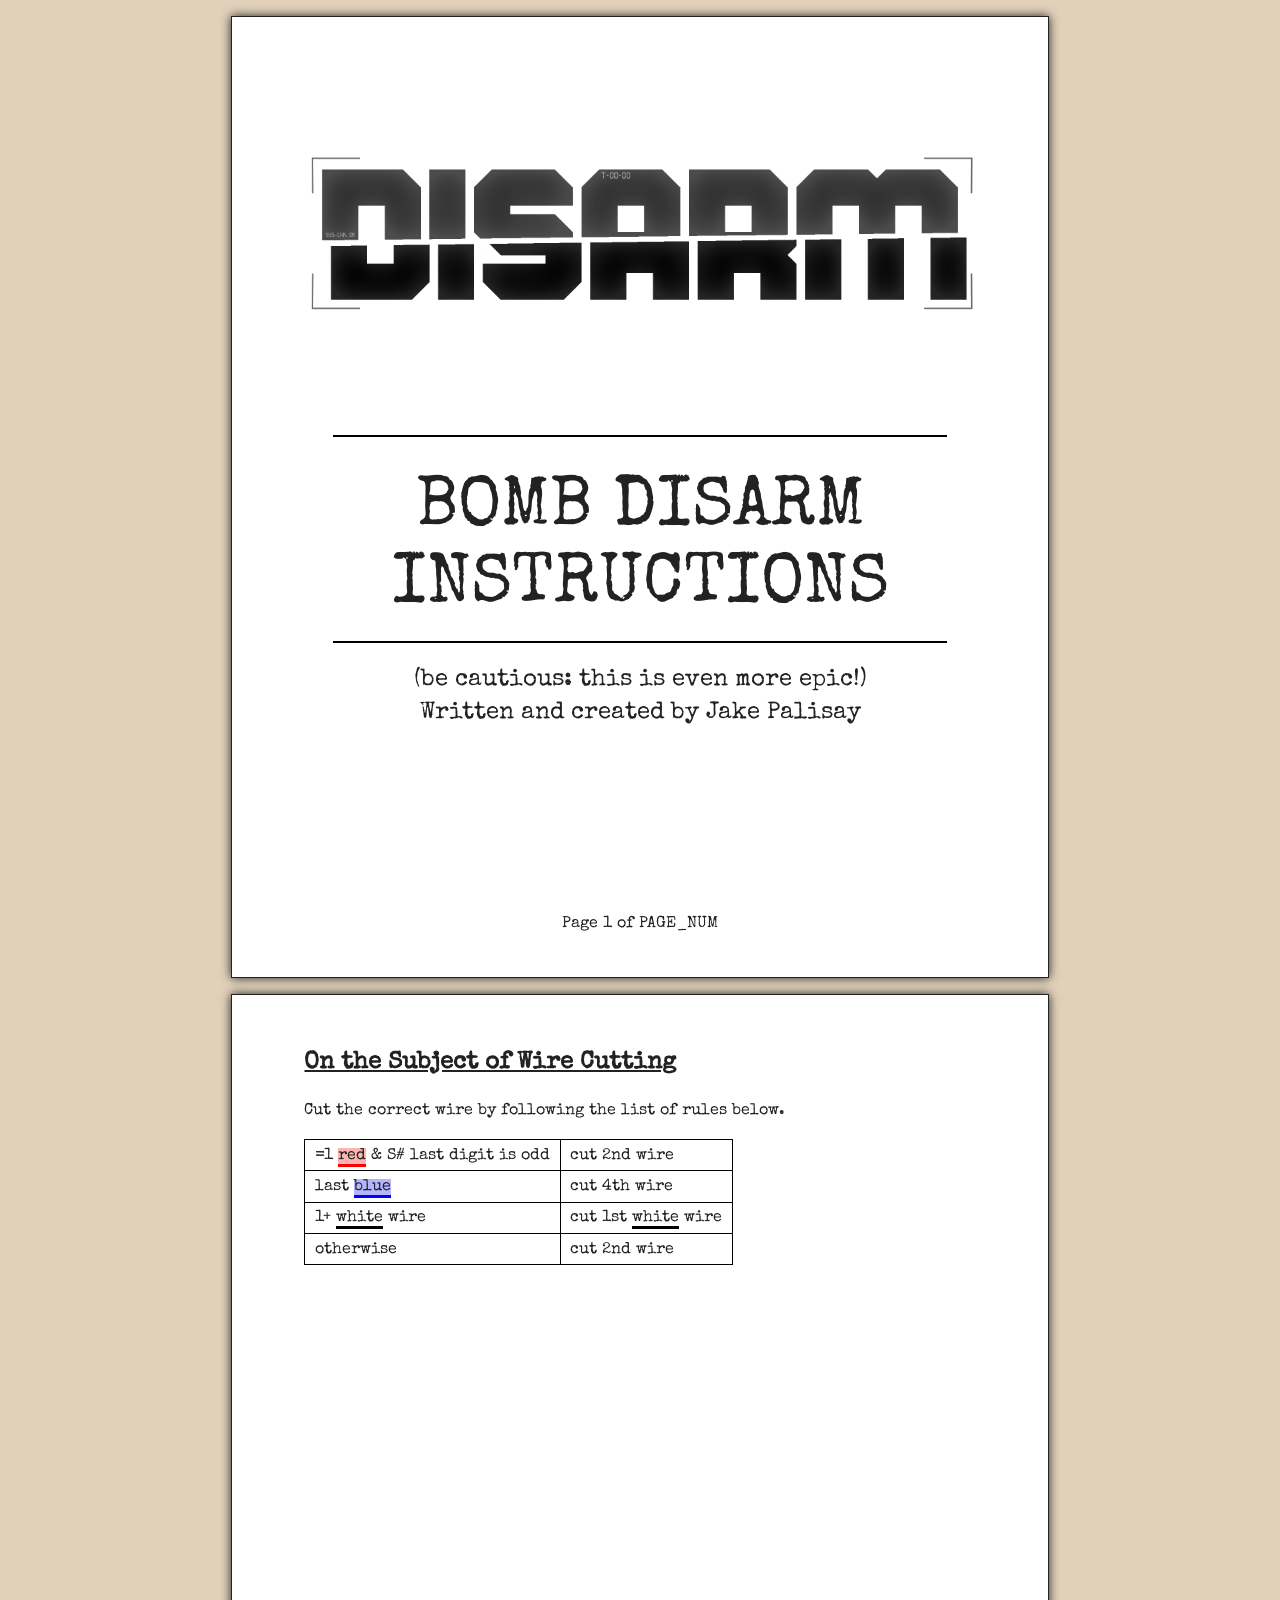
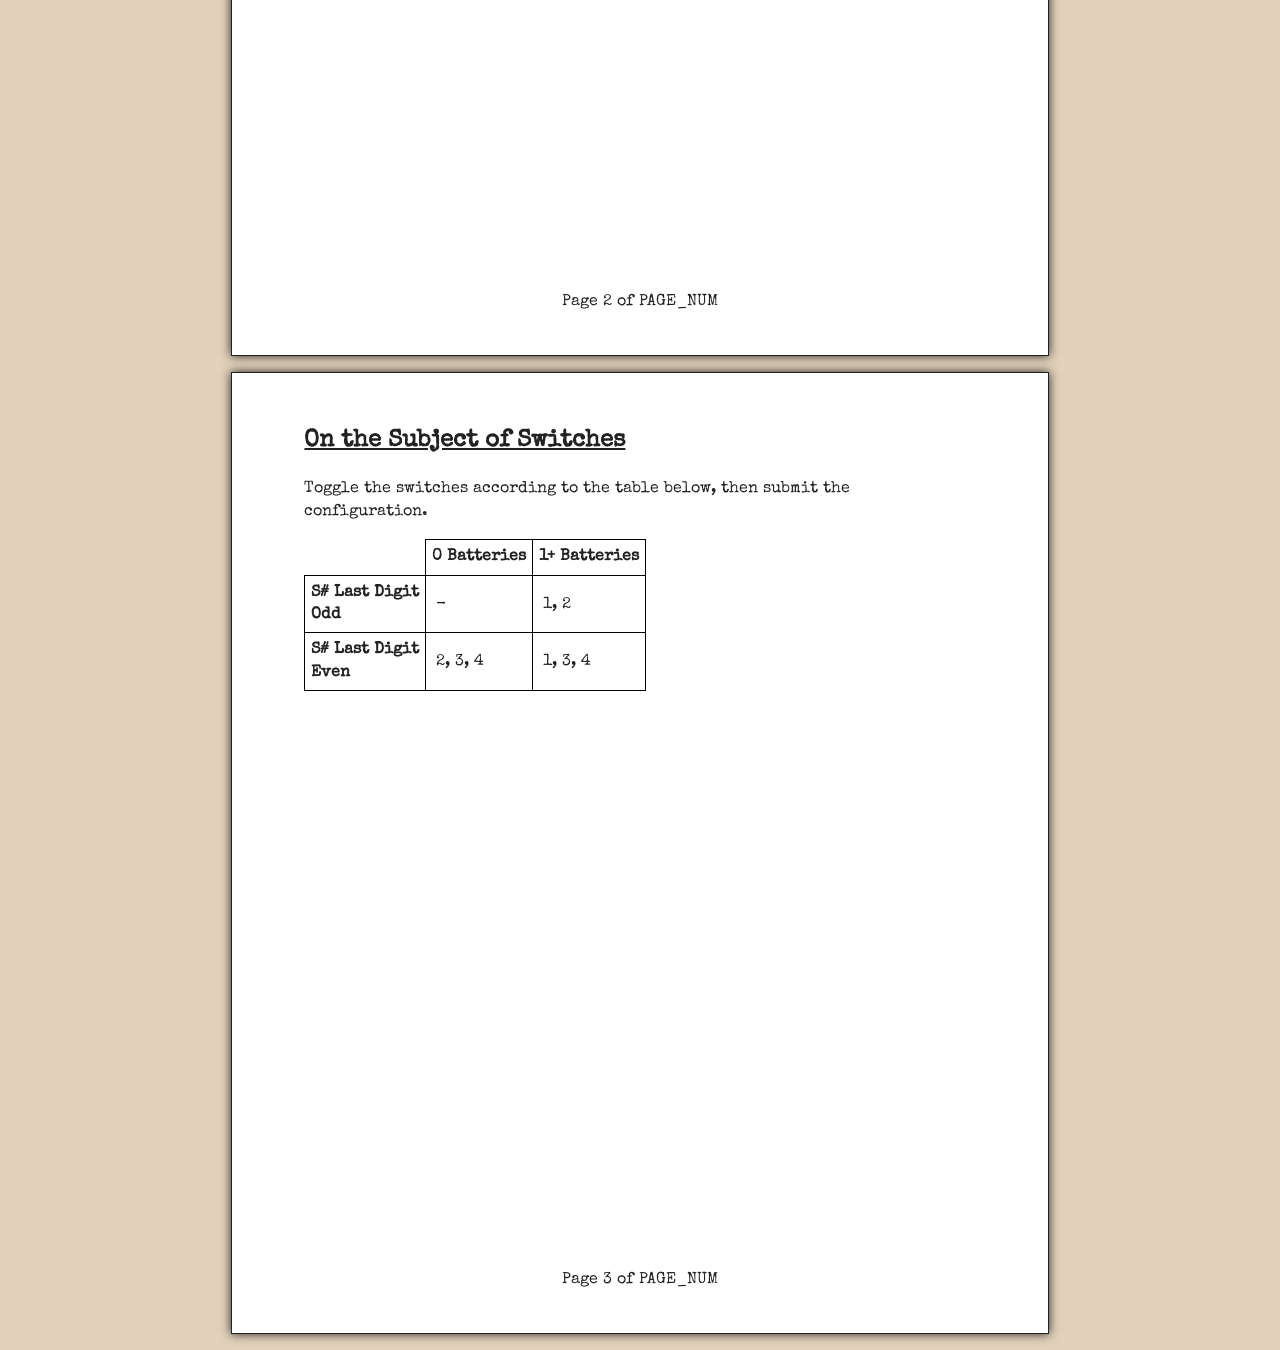
<file: disarm/optimised/index.html>
<!DOCTYPE html>
<html lang="en">
<head>
  <meta charset="UTF-8" />
  <meta name="viewport" content="width=device-width, initial-scale=1.0" />
  <title>Disarm Instructions</title>
  <link rel="stylesheet" type="text/css" href="../main.css">
  <style>
    table, .corner {
        border: none;
        text-align: center;
    }
    td, th { padding: .3em .6em .2em; }
    .colored { border-bottom: 3px solid; }
    .red { border-color: red; }
    .blue { border-color: blue; }
    .white { border-color: black; }
  </style>
</head>
<body>
    <div class="page">
        <div class="page-content">
            <img src="../SVGs/disarm-logo.png" class="logo">
            <div class="title">
                <h1>BOMB DISARM INSTRUCTIONS</h1>
            </div>
            <h2 class="subtitle">(be cautious: this is even more epic!)</h2>
            <h2 class="subtitle">Written and created by Jake Palisay</h2>
            
        </div>
        <div class="page-footer">Page 1 of PAGE_NUM</div>
    </div>
    <div class="page">
        <div class="page-content">
            <h2>On the Subject of Wire Cutting</h2>
            <p>Cut the correct wire by following the list of rules below.</p>
            <table>
                <tr>
                    <td>=1 <span class="colored red">red</span> & S# last digit is odd</td>
                    <td>cut 2nd wire</td>
                </tr>
                <tr>
                    <td>last <span class="colored blue">blue</span></td>
                    <td>cut 4th wire</td>
                </tr>
                <tr>
                    <td>1+ <span class="colored white">white</span> wire</td>
                    <td>cut 1st <span class="colored white">white</span> wire</td>
                </tr>
                <tr>
                    <td>otherwise</td>
                    <td>cut 2nd wire</td>
                </tr>
            </table>
        </div>
        <div class="page-footer">Page 2 of PAGE_NUM</div>
    </div>
    <div class="page">
        <div class="page-content">
            <h2>On the Subject of Switches</h2>
            <p>Toggle the switches according to the table below, then submit the configuration.</p>
            <table>
                <tr>
                    <th class="corner"></th>
                    <th>0 Batteries</th>
                    <th>1+ Batteries</th>
                </tr>
                <tr>
                    <th>S# Last Digit<br>Odd</th>
                    <td>-</td>
                    <td>1, 2</td>
                </tr>
                <tr>
                    <th>S# Last Digit<br>Even</th>
                    <td>2, 3, 4</td>
                    <td>1, 3, 4</td>
                </tr>
            </table>
        </div>
        <div class="page-footer relative-footer">Page 3 of PAGE_NUM</div>
    </div>
</body>
</html>
</file>
<file: disarm/main.css>
@font-face {
    font-family: 'Special Elite';
    src: url('SpecialElite-Regular.ttf');
}

.title h1 {
    border-style: solid;
    border-color: #000;
    border-width: 0.03em 0;
    font-size: 4.39em;
    font-weight: normal;
    line-height: 1.1;
    margin: 0em 0.4em 0.3em;
    padding: 0.5em 0 0.2em;
    text-align: center;
}
.logo  {
    width: 100%;
}
.subtitle {
    text-align: center;
    text-decoration: none;
    font-weight: normal;
    margin: 0 auto 0;

}

h2, h3, h4 {
    text-decoration: underline;
}

html {
    font-family: 'Special Elite', monospace;
    color: #222;
    font-size: 12pt;
    line-height: 1.4;
}

.page {
        margin: 1em auto;
        padding: 0;
        border: 1px solid #222; /* Safely using px because exists outside layout of page content */
        box-shadow: #222 0.0em 0em 0.6em;
        clear: both;
        background-color: #FFF;
        background-size: 100%;
        width: 8.5in; /* = 8.5in at 12pt (1em) */
        min-height: 10in; /* = 11in at 12pt (1em) */
    }



.page-content {
    margin: 0 .755in;
    padding-top: 2em;
    min-height: 9in; /* Leaving 3em at the bottom for footer (0.75in) */
}

.page-footer {
    text-align: center;
}

body {
    background: #E1D1BA;
 }

 table, th, td {
    border: 1px solid black;
    border-collapse: collapse;
 }
 table th, td {
    padding: 6px;
    text-align: left;
 }
 table {
    border: none;
 }

 .diagram {
    float: right;
    width: 10em;
    margin-left: .5em;
    margin-bottom: 0;
    background-color: #FFF;
}

#binary-flash-page table {
    border-collapse: collapse;
    text-align: center;
    margin-bottom: 12px;
}
#binary-flash-page table td {
    border: 1px solid #444;
    padding: 6px 10px;
    min-width: 24px;
}
.red {
    background-color: rgb(255, 180, 180);
  }
  .green {
    background-color: rgb(180, 255, 180);
  }
  .blue {
    background-color: rgb(180, 180, 255);
  }

.playfair-table-1 table {
    border-collapse: collapse;
    text-align: center;
    margin-bottom: 12px;
    margin: 0px auto;
}
.playfair-table-1 td, .playfair-table-1 th {
    text-align: center;
    border: 1px solid #444;
    padding: 3px 20px;
    min-width: 200px;
}
.centered-text td, .centered-text th {
    text-align: center;
}
.centered-table{
    margin: 0px auto;
}
.no-border, .no-border td, .no-border th {
    border: none;
}
</file>
